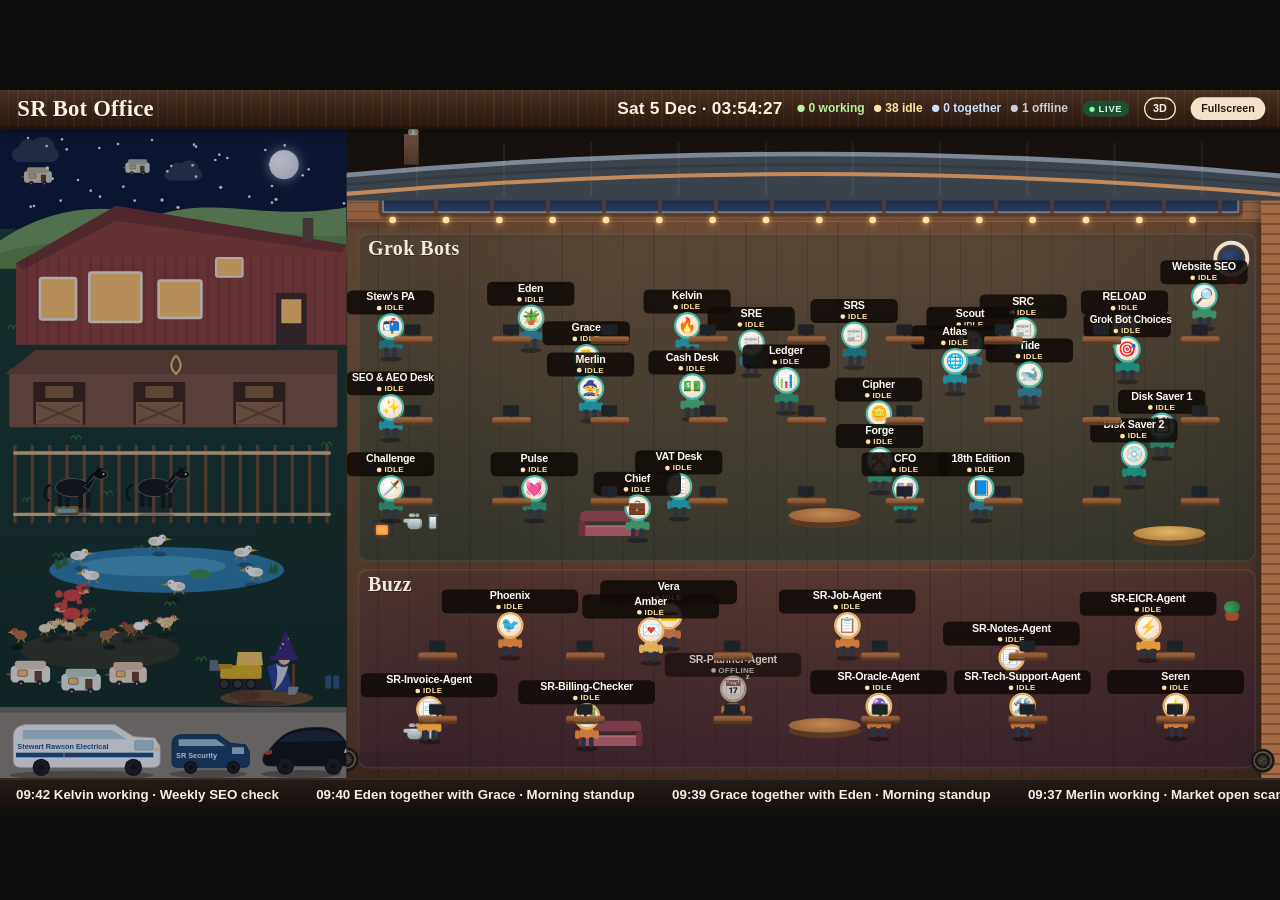
<file: 2d/index.html>
<!DOCTYPE html>
<html lang="en">
<head>
<meta charset="utf-8">
<meta name="viewport" content="width=device-width, initial-scale=1">
<meta name="color-scheme" content="dark">
<meta name="description" content="SR Bot Office — live full-screen view of Stewart Rawson's AI bots for the office TV.">
<title>SR Bot Office</title>
<link rel="icon" href="../favicon.svg" type="image/svg+xml">
<link rel="stylesheet" href="css/office.css">
</head>
<body>
<div id="stage">
  <header id="topbar">
    <h1>SR Bot Office</h1>
    <div id="clock"></div>
    <div id="counts"></div>
    <div id="feed" class="feed">Live</div>
    <a id="flat" href="../">3D</a>
    <button id="fullbtn" type="button">Fullscreen</button>
  </header>
  <div id="scene"></div>
  <footer id="ticker" aria-live="polite">
    <div id="ticker-track" class="ticker-track"></div>
  </footer>
  <div id="demo-flag" hidden>DEMO</div>
  <div id="fps" hidden></div>
</div>
<noscript><p class="noscript">SR Bot Office needs JavaScript enabled.</p></noscript>
<script src="js/office.js"></script>
</body>
</html>
</file>
<file: 2d/css/office.css>
:root {
  --header-h: 58px;
  --ticker-h: 48px;
  --farm-w: 520px;
  --ink: #fff6ea;
  --wood: #3a2418;
}

* { box-sizing: border-box; }

html, body {
  margin: 0;
  height: 100%;
  background: #100e0c;
  overflow: hidden;
  user-select: none;
  -webkit-user-select: none;
}

body.hide-cursor,
body.hide-cursor * {
  cursor: none !important;
}

#stage {
  position: absolute;
  left: 50%;
  top: 50%;
  width: 1920px;
  height: 1080px;
  transform: translate(-50%, -50%) scale(1);
  transform-origin: center center;
  background: #16110e;
  overflow: hidden;
  font-family: Arial, "Nimbus Sans", "Liberation Sans", sans-serif;
  color: var(--ink);
}

#topbar {
  position: absolute;
  z-index: 40;
  top: 0;
  left: 0;
  right: 0;
  height: var(--header-h);
  display: flex;
  align-items: center;
  gap: 22px;
  padding: 0 22px 0 26px;
  background:
    linear-gradient(180deg, rgba(255, 255, 255, 0.07), transparent 42%, rgba(0, 0, 0, 0.28)),
    repeating-linear-gradient(90deg, #3a2418 0 12px, #4a2e1e 12px 14px);
  border-bottom: 3px solid #24160f;
  box-shadow: 0 6px 16px rgba(0, 0, 0, 0.28);
}

#topbar h1 {
  margin: 0;
  font-family: Georgia, "Palatino Linotype", Palatino, serif;
  font-size: 34px;
  font-weight: 700;
  letter-spacing: 0.01em;
  color: #fff6ea;
  text-shadow: 0 2px 0 rgba(0, 0, 0, 0.35);
  white-space: nowrap;
}

#clock {
  margin-left: auto;
  font-size: 26px;
  font-weight: 800;
  font-variant-numeric: tabular-nums;
  letter-spacing: 0.01em;
  color: #fff1dc;
  white-space: nowrap;
}

#counts {
  display: flex;
  gap: 14px;
  align-items: center;
  font-size: 18px;
  font-weight: 800;
  white-space: nowrap;
}

.count {
  display: inline-flex;
  align-items: center;
  gap: 6px;
}

.count i {
  width: 11px;
  height: 11px;
  border-radius: 50%;
  display: inline-block;
  background: currentColor;
}

.count.working { color: #b6f5a0; }
.count.idle { color: #ffe2a8; }
.count.collaborating { color: #c9e0ff; }
.count.offline { color: #d0ccd6; }

.feed {
  font-size: 14px;
  font-weight: 800;
  letter-spacing: 0.08em;
  text-transform: uppercase;
  padding: 4px 10px;
  border-radius: 999px;
  background: #1e4d32;
  color: #d9ffe4;
}

.feed::before {
  content: "";
  display: inline-block;
  width: 8px;
  height: 8px;
  border-radius: 50%;
  margin-right: 6px;
  background: #7dffa8;
  box-shadow: 0 0 0 0 rgba(125, 255, 168, 0.7);
  animation: pulse-dot 1.8s ease-out infinite;
}

.feed.error {
  background: #5a3418;
  color: #ffe0b0;
}

.feed.error::before {
  background: #ffb15a;
  animation: none;
}

.feed.demo {
  background: #e2b325;
  color: #2a1808;
}

.feed.demo::before {
  background: #2a1808;
  animation: none;
}

#fullbtn {
  appearance: none;
  border: 0;
  background: #f3e2c8;
  color: #2a1810;
  font: 800 16px/1 Arial, sans-serif;
  padding: 9px 16px;
  border-radius: 999px;
  cursor: pointer;
}

#fullbtn:hover,
#fullbtn:focus-visible {
  background: #fff;
  outline: none;
}

#demo-flag {
  position: absolute;
  z-index: 36;
  top: 68px;
  right: 18px;
  background: #e2b325;
  color: #2a1808;
  font-weight: 900;
  letter-spacing: 0.14em;
  padding: 6px 12px;
  border-radius: 8px;
  font-size: 18px;
  pointer-events: none;
}

#fps {
  position: absolute;
  z-index: 36;
  left: 12px;
  top: 66px;
  font-size: 14px;
  font-weight: 800;
  color: #fff;
  background: rgba(0, 0, 0, 0.45);
  padding: 2px 6px;
  border-radius: 6px;
}

#scene {
  position: absolute;
  inset: 0;
}

#farm {
  position: absolute;
  left: 0;
  top: var(--header-h);
  width: var(--farm-w);
  bottom: var(--ticker-h);
  overflow: hidden;
  background: linear-gradient(#8ecff0 0 150px, #67a84d 150px, #4d8a3c 100%);
}

.phase-dawn #farm {
  background: linear-gradient(#f3b888 0 150px, #6aaa52 150px, #3f7a38 100%);
}

.phase-dusk #farm {
  background: linear-gradient(#e07a4c 0 70px, #44557a 150px, #3e6b42 150px, #2a4e30 100%);
}

.phase-night #farm {
  background: linear-gradient(#0e1730 0 150px, #1c3b2c 150px, #142a20 100%);
}

#farm::after {
  content: "";
  position: absolute;
  inset: 0;
  pointer-events: none;
  z-index: 6;
}

.phase-night #farm::after { background: rgba(10, 18, 48, 0.3); }
.phase-dusk #farm::after { background: rgba(80, 36, 16, 0.14); }
.phase-dawn #farm::after { background: rgba(255, 160, 80, 0.08); }

#land {
  position: absolute;
  inset: 0;
  z-index: 1;
}

.sky-extras { position: absolute; inset: 0; z-index: 2; pointer-events: none; }

.sun, .moon {
  position: absolute;
  width: 44px;
  height: 44px;
  border-radius: 50%;
}

.sun {
  background: radial-gradient(circle at 35% 35%, #fff8d2, #ffd15c 46%, #f0a020);
  box-shadow: 0 0 26px rgba(255, 210, 80, 0.85);
}

.moon {
  display: none;
  background: radial-gradient(circle at 35% 35%, #fff, #e7ebf4 55%, #c5cde0);
  box-shadow: 0 0 18px rgba(210, 225, 255, 0.65);
}

.phase-night .sun { display: none; }
.phase-night .moon { display: block; }

.stars {
  position: absolute;
  left: 8px;
  top: 10px;
  width: 2px;
  height: 2px;
  opacity: 0;
  border-radius: 50%;
}

.phase-night .stars { opacity: 0.9; }

.cloud {
  position: absolute;
  height: 22px;
  width: 70px;
  background: #fff;
  border-radius: 20px;
  opacity: 0.9;
  animation: drift 70s linear infinite;
}

.cloud::before,
.cloud::after {
  content: "";
  position: absolute;
  background: #fff;
  border-radius: 50%;
}

.cloud::before { width: 28px; height: 28px; left: 10px; top: -12px; }
.cloud::after { width: 36px; height: 32px; left: 28px; top: -16px; }
.cloud.c1 { top: 28px; left: 18px; }
.cloud.c2 { top: 58px; left: 240px; animation-duration: 95s; transform: scale(0.8); opacity: 0.75; }
.phase-night .cloud { opacity: 0.18; background: #c5d0e0; }
.phase-night .cloud::before,
.phase-night .cloud::after { background: #c5d0e0; }
.phase-dusk .cloud { opacity: 0.45; }

#critters { position: absolute; inset: 0; z-index: 4; pointer-events: none; }

.critter { position: absolute; left: 0; top: 0; will-change: transform; }
.critter .shadow {
  height: 8px;
  margin: -3px auto 0;
  background: rgba(0, 0, 0, 0.28);
  border-radius: 50%;
}
.horse .shadow { width: 54px; }
.poodle .shadow { width: 28px; }
.duck .shadow { width: 22px; }
.chicken .shadow { width: 18px; }
.wizard .shadow { width: 70px; }

.glow-win { fill: #d7f1fb; }
.phase-dawn .glow-win { fill: #ffe0bf; }
.phase-dusk .glow-win { fill: #ffb07a; }
.phase-night .glow-win { fill: #ffc56e; }

.horse .leg, .tail, .head-peck, .boom, .bucket, .spade, .cogs {
  transform-box: fill-box;
}

.horse .leg { transform-origin: top center; }
.tail { transform-origin: right center; animation: swish 1.25s ease-in-out infinite; }
.horse.moving .leg.a { animation: step 0.42s linear infinite; }
.horse.moving .leg.b { animation: step 0.42s linear infinite reverse; }
.horse.moving .sprite { animation: bob 0.42s ease-in-out infinite; }

.poodle.moving .sprite { animation: bob 0.16s ease-in-out infinite; }
.duck .sprite { animation: waddle 0.42s ease-in-out infinite; transform-origin: 50% 70%; }
.chicken .head-peck { transform-origin: center; animation: peck 1.7s ease-in-out infinite; }
.chicken.moving .head-peck { animation: none; }

.wizard.dig .spade { transform-origin: 80% 10%; animation: dig 0.7s ease-in-out infinite; }
.wizard.dig .clod { animation: clod 0.8s ease-out infinite; }
.wizard.dig .clod.c2 { animation-delay: 0.15s; }
.wizard.dig .clod.c3 { animation-delay: 0.3s; }
.wizard.drive .spade,
.wizard.drive .clods { opacity: 0; }
.wizard.drive .boom { transform-origin: right center; animation: scoop 1.05s ease-in-out infinite; }
.wizard.drive .bucket { transform-origin: center; animation: bucket 1.05s ease-in-out infinite; }
.wizard.drive .cogs { transform-origin: center; animation: spin 0.35s linear infinite; }
.wizard.drive .person { transform: translate(-46px, 8px); }

#hut {
  position: absolute;
  left: var(--farm-w);
  top: var(--header-h);
  right: 0;
  bottom: var(--ticker-h);
  overflow: hidden;
}

.roof {
  position: absolute;
  z-index: 5;
  left: -26px;
  right: -6px;
  top: 0;
  height: 108px;
  pointer-events: none;
}

.chimney {
  position: absolute;
  z-index: 6;
  left: 86px;
  top: 8px;
  width: 22px;
  height: 46px;
  background: linear-gradient(#6d513f, #4a3428);
  border-radius: 2px 2px 0 0;
}

.chimney i {
  position: absolute;
  left: 6px;
  top: -8px;
  width: 10px;
  height: 10px;
  border-radius: 50%;
  background: rgba(230, 230, 230, 0.55);
  animation: smoke 2.4s ease-out infinite;
}

.chimney i:nth-child(2) { animation-delay: 1.2s; left: 12px; }

.backwall {
  position: absolute;
  left: 0;
  right: 0;
  top: 86px;
  height: 62px;
  background: repeating-linear-gradient(
    to bottom,
    #8d5e40 0 11px,
    #734a30 11px 13px
  );
}

.clerestory {
  position: absolute;
  z-index: 2;
  left: 48px;
  right: 56px;
  top: 96px;
  height: 36px;
  border-radius: 8px;
  border: 5px solid #5a3b26;
  background:
    linear-gradient(#b7e2f6, #d9f3c8);
  box-shadow: inset 0 0 0 3px rgba(255, 248, 230, 0.35), 0 4px 0 rgba(0, 0, 0, 0.15);
}

.phase-dawn .clerestory { background: linear-gradient(#ffd0a8, #ffe6c4); }
.phase-dusk .clerestory { background: linear-gradient(#ffb07a, #6a7898); }
.phase-night .clerestory { background: linear-gradient(#1a2744, #2a3d62); }

.clerestory::after {
  content: "";
  position: absolute;
  inset: 0;
  background: repeating-linear-gradient(
    90deg,
    transparent 0 78px,
    rgba(90, 59, 38, 0.85) 78px 84px
  );
}

.floor {
  position: absolute;
  left: 0;
  right: 0;
  top: 140px;
  bottom: 0;
  background-color: #5a3b2c;
  background-image:
    repeating-linear-gradient(
      90deg,
      rgba(0, 0, 0, 0.13) 0 2px,
      transparent 2px 46px
    ),
    linear-gradient(#6b4a36, #4e3426);
}

.floor::after {
  content: "";
  position: absolute;
  inset: 0;
  background: radial-gradient(ellipse at 50% 30%, transparent 35%, rgba(0, 0, 0, 0.28) 100%);
  pointer-events: none;
}

.wall-right {
  position: absolute;
  z-index: 4;
  top: 100px;
  right: 0;
  bottom: 0;
  width: 28px;
  background: repeating-linear-gradient(
    to bottom,
    #a56b45 0 12px,
    #7d4e30 12px 15px
  );
  box-shadow: -6px 0 12px rgba(0, 0, 0, 0.25);
}

.porthole {
  position: absolute;
  z-index: 5;
  right: 46px;
  top: 168px;
  width: 54px;
  height: 54px;
  border-radius: 50%;
  border: 6px solid #efe2cf;
  background: radial-gradient(circle at 40% 40%, #d7f3ff, #8ec4de);
  box-shadow: inset 0 0 0 3px #5a3b26, 0 3px 0 rgba(0, 0, 0, 0.25);
}

.phase-night .porthole { background: radial-gradient(circle at 40% 40%, #31486e, #18243c); }
.phase-dusk .porthole { background: radial-gradient(circle at 40% 40%, #ffc09a, #6a5a78); }

.daylight {
  position: absolute;
  z-index: 1;
  left: 0;
  top: 150px;
  bottom: 40px;
  width: 220px;
  background: linear-gradient(90deg, rgba(255, 236, 190, 0.16), transparent 80%);
  pointer-events: none;
}

.phase-night .daylight { opacity: 0.25; }

.lights {
  position: absolute;
  z-index: 6;
  left: 36px;
  right: 40px;
  top: 132px;
  height: 18px;
  pointer-events: none;
}

.lights i {
  position: absolute;
  top: 0;
  width: 10px;
  height: 10px;
  border-radius: 50%;
  background: #ffe1a4;
  box-shadow: 0 8px 12px rgba(255, 190, 90, 0.35), 0 0 8px rgba(255, 210, 130, 0.9);
  animation: bulb 2.8s ease-in-out infinite;
}

.wheel {
  position: absolute;
  z-index: 6;
  width: 36px;
  height: 36px;
  border-radius: 50%;
  background:
    radial-gradient(circle at 50% 50%, transparent 0 7px, #1a1a1a 8px 11px, transparent 12px),
    repeating-conic-gradient(#2a2a2a 0 18deg, #4a4038 18deg 36deg);
  border: 4px solid #1a1a1a;
  box-shadow: inset 0 0 0 2px #6a5a48;
}

.wheel.w1 { left: -18px; bottom: 10px; }
.wheel.w2 { right: 8px; bottom: 8px; }

#zones, #folk, #links {
  position: absolute;
  inset: 0;
  pointer-events: none;
}

#zones { z-index: 3; }
#links { z-index: 4; overflow: visible; }
#folk { z-index: 5; }

.zone {
  position: absolute;
  border-radius: 16px;
  box-shadow: inset 0 0 0 3px rgba(255, 236, 210, 0.08);
}

.zone.team-grok {
  background: linear-gradient(180deg, rgba(18, 58, 56, 0.2), rgba(14, 48, 46, 0.45));
}

.zone.team-buzz {
  background: linear-gradient(180deg, rgba(62, 32, 68, 0.18), rgba(48, 24, 58, 0.42));
}

.zone h2 {
  position: absolute;
  top: 6px;
  left: 16px;
  margin: 0;
  font-family: Georgia, Palatino, serif;
  font-size: 30px;
  font-weight: 700;
  letter-spacing: 0.02em;
  color: rgba(255, 246, 234, 0.95);
  text-shadow: 0 2px 0 rgba(0, 0, 0, 0.35);
}

.prop { position: absolute; z-index: 2; }

.kettle {
  width: 46px;
  height: 36px;
}

.kettle .pot {
  position: absolute;
  left: 6px;
  bottom: 0;
  width: 22px;
  height: 16px;
  background: linear-gradient(#d7dde2, #8e99a3);
  border-radius: 4px 4px 7px 7px;
  box-shadow: inset -3px 0 0 rgba(0, 0, 0, 0.15);
}

.kettle .handle {
  position: absolute;
  right: 0;
  bottom: 4px;
  width: 8px;
  height: 12px;
  border: 3px solid #9aa3ab;
  border-left: 0;
  border-radius: 0 8px 8px 0;
}

.kettle .spout {
  position: absolute;
  left: 0;
  bottom: 10px;
  width: 10px;
  height: 6px;
  background: #b7c0c7;
  border-radius: 4px 0 0 4px;
}

.kettle .steam i {
  position: absolute;
  left: 12px;
  bottom: 18px;
  width: 6px;
  height: 6px;
  border-radius: 50%;
  background: rgba(255, 255, 255, 0.55);
  animation: steam 1.6s ease-out infinite;
}

.kettle .steam i:nth-child(2) { left: 18px; animation-delay: 0.4s; }
.kettle .steam i:nth-child(3) { left: 8px; animation-delay: 0.8s; }

.cafetiere {
  position: absolute;
  left: 38px;
  bottom: 0;
  width: 12px;
  height: 20px;
  background: linear-gradient(#f4f7f8, #9eb0b8);
  border-radius: 2px 2px 3px 3px;
  border: 1px solid #607078;
}

.cafetiere::before {
  content: "";
  position: absolute;
  left: -2px;
  top: -4px;
  width: 16px;
  height: 4px;
  background: #4a5558;
  border-radius: 2px;
}

.sofa {
  width: 92px;
  height: 38px;
}

.sofa .back {
  position: absolute;
  left: 0;
  right: 0;
  top: 0;
  height: 16px;
  background: #7c3d4a;
  border-radius: 8px 8px 3px 3px;
}

.sofa .seat {
  position: absolute;
  left: 4px;
  right: 4px;
  bottom: 0;
  height: 16px;
  background: #9a5160;
  border-radius: 4px 4px 6px 6px;
  box-shadow: inset 0 3px 0 rgba(255, 255, 255, 0.15);
}

.sofa .arm {
  position: absolute;
  bottom: 0;
  width: 10px;
  height: 22px;
  background: #6a303c;
  border-radius: 4px;
}

.sofa .arm.l { left: -2px; }
.sofa .arm.r { right: -2px; }

.table {
  width: 108px;
  height: 48px;
}

.table .top {
  position: absolute;
  left: 0;
  right: 0;
  top: 6px;
  height: 22px;
  background: radial-gradient(ellipse at 50% 40%, #c48a52, #8a5530);
  border-radius: 50%;
  box-shadow: 0 8px 0 #5c3a22;
}

.table.shared .top {
  background: radial-gradient(ellipse at 50% 40%, #e0b56a, #a87430);
}

.plant {
  width: 28px;
  height: 34px;
}

.plant .pot {
  position: absolute;
  left: 4px;
  bottom: 0;
  width: 20px;
  height: 12px;
  background: #a34b32;
  border-radius: 0 0 6px 6px;
}

.plant .leaf {
  position: absolute;
  left: 2px;
  bottom: 10px;
  width: 24px;
  height: 20px;
  background: radial-gradient(circle at 30% 60%, #3e9a52, #1d6b38);
  border-radius: 50% 50% 50% 10px;
}

.stove {
  width: 36px;
  height: 32px;
}

.stove .body {
  position: absolute;
  left: 2px;
  bottom: 0;
  width: 32px;
  height: 26px;
  background: #2c2e30;
  border-radius: 4px 4px 2px 2px;
}

.stove .door {
  position: absolute;
  left: 8px;
  bottom: 4px;
  width: 18px;
  height: 14px;
  border-radius: 2px;
  background: #ffb15a;
  box-shadow: inset 0 0 6px #ff7a1a, 0 0 8px rgba(255, 140, 40, 0.7);
  animation: fire 0.8s ease-in-out infinite;
}

.desk {
  position: absolute;
  left: 0;
  top: 0;
  width: 58px;
  height: 30px;
}

.desk .mon {
  position: absolute;
  left: 16px;
  bottom: 10px;
  width: 24px;
  height: 16px;
  background: #1b242c;
  border: 2px solid #2a2118;
  border-radius: 2px;
}

.desk .mon::after {
  content: "";
  position: absolute;
  left: 9px;
  bottom: -6px;
  width: 4px;
  height: 6px;
  background: #2a2118;
}

.desk.active .mon {
  background: linear-gradient(#b9f6ff, #6fd0e8);
  box-shadow: 0 0 10px rgba(120, 220, 255, 0.85);
}

.desk .top {
  position: absolute;
  left: 0;
  right: 0;
  bottom: 0;
  height: 8px;
  background: linear-gradient(#a86b42, #7a4c2c);
  border-radius: 3px 3px 2px 2px;
  box-shadow: 0 4px 0 #5a3822;
}

.actor {
  position: absolute;
  left: 0;
  top: 0;
  width: var(--plate, 140px);
  text-align: center;
}

.bubble {
  position: absolute;
  left: 50%;
  bottom: calc(100% - 2px);
  transform: translateX(-50%);
  background: #fff8ee;
  color: #2a2118;
  font-size: 14px;
  font-weight: 800;
  line-height: 1.2;
  padding: 4px 8px 5px;
  border-radius: 10px;
  max-width: var(--plate, 160px);
  box-shadow: 0 3px 0 rgba(0, 0, 0, 0.18);
  z-index: 2;
}

.bubble::after {
  content: "";
  position: absolute;
  left: 50%;
  bottom: -6px;
  margin-left: -6px;
  border: 6px solid transparent;
  border-top-color: #fff8ee;
  border-bottom: 0;
}

.bubble[hidden] { display: none !important; }

.plate {
  display: flex;
  flex-direction: column;
  align-items: center;
  gap: 0;
  width: 100%;
  padding: 2px 6px 3px;
  border-radius: 8px;
  background: rgba(16, 11, 8, 0.88);
  margin: 0 auto 1px;
}

.name {
  font-size: 16px;
  font-weight: 800;
  color: #fffaf3;
  line-height: 1.05;
  letter-spacing: -0.02em;
  max-width: 100%;
  white-space: nowrap;
  transform-origin: center center;
}

.st {
  font-size: 12px;
  font-weight: 800;
  letter-spacing: 0.04em;
  text-transform: uppercase;
  white-space: nowrap;
}

.st::before {
  content: "";
  display: inline-block;
  width: 7px;
  height: 7px;
  margin-right: 4px;
  border-radius: 50%;
  background: currentColor;
  vertical-align: 0;
}

.st.working { color: #b6f5a0; }
.st.idle { color: #ffe2a8; }
.st.collaborating { color: #c9e0ff; }
.st.offline { color: #d0ccd6; }

.fig {
  position: relative;
  width: 48px;
  height: 64px;
  margin: 0 auto;
}

.head {
  width: 34px;
  height: 34px;
  margin: 0 auto;
  border-radius: 50%;
  display: grid;
  place-items: center;
  font-size: 22px;
  line-height: 1;
  background: radial-gradient(circle at 40% 35%, #fff, #f3e4d2 62%, #e6d2ba);
  box-shadow: 0 0 0 3px var(--ring, #3dbea8), 0 2px 0 rgba(0, 0, 0, 0.25);
  position: relative;
  z-index: 1;
}

.flip { position: absolute; left: 0; right: 0; top: 28px; height: 36px; }

.torso {
  width: 24px;
  height: 16px;
  margin: 6px auto 0;
  border-radius: 8px 8px 6px 6px;
  background: var(--sweater, #2a9d8f);
}

.fig .arm {
  position: absolute;
  top: 10px;
  width: 7px;
  height: 13px;
  border-radius: 4px;
  background: var(--sweater, #2a9d8f);
  transform-origin: top center;
}

.fig .arm.a { left: 6px; }
.fig .arm.b { right: 6px; }

.fig .leg {
  position: absolute;
  top: 20px;
  width: 7px;
  height: 16px;
  border-radius: 4px;
  background: #2c3340;
  transform-origin: top center;
}

.fig .leg.a { left: 14px; }
.fig .leg.b { left: 26px; }

.actor .shadow {
  width: 32px;
  height: 8px;
  margin: -2px auto 0;
  background: rgba(0, 0, 0, 0.35);
  border-radius: 50%;
}

.actor.walking .fig { animation: bob 0.32s ease-in-out infinite; }
.actor.walking .fig .leg.a { animation: step 0.32s linear infinite; }
.actor.walking .fig .leg.b { animation: step 0.32s linear infinite reverse; }

.actor.sitting .fig { animation: breathe 2.6s ease-in-out infinite; }
.actor.sitting .fig .leg.a { transform: rotate(74deg); height: 10px; }
.actor.sitting .fig .leg.b { transform: rotate(-74deg); height: 10px; }
.actor.sitting .flip { top: 32px; }

.actor.typing .arm.a { animation: type 0.16s ease-in-out infinite; }
.actor.typing .arm.b { animation: type 0.16s ease-in-out infinite reverse; }

.actor.offline { opacity: 0.72; }
.actor.offline .head { filter: grayscale(0.75); }
.actor.offline .head::after {
  content: "z";
  position: absolute;
  right: -8px;
  top: -8px;
  font-size: 13px;
  font-weight: 800;
  color: #e4def0;
  font-family: Georgia, serif;
}

.actor.flash .plate { animation: flash 0.55s ease-in-out 3; }

.link {
  fill: none;
  stroke: #ffe7b0;
  stroke-width: 4;
  stroke-linecap: round;
  stroke-dasharray: 8 7;
  filter: drop-shadow(0 1px 0 rgba(0, 0, 0, 0.45));
  animation: march 0.8s linear infinite;
}

#ticker {
  position: absolute;
  z-index: 40;
  left: 0;
  right: 0;
  bottom: 0;
  height: var(--ticker-h);
  display: flex;
  align-items: center;
  overflow: hidden;
  background:
    linear-gradient(180deg, rgba(255, 255, 255, 0.04), rgba(0, 0, 0, 0.2)),
    #1a120e;
  border-top: 3px solid #3a2a20;
  color: #f6efe4;
  font-size: 20px;
  font-weight: 750;
  font-weight: 700;
}

.ticker-track {
  display: flex;
  gap: 56px;
  white-space: nowrap;
  padding-left: 24px;
  animation: ticker 42s linear infinite;
}

.tick { white-space: nowrap; }

.fatal, .noscript {
  position: absolute;
  z-index: 50;
  left: 50%;
  top: 46%;
  transform: translate(-50%, -50%);
  background: #2a1810;
  color: #fff6ea;
  padding: 18px 22px;
  border-radius: 12px;
  font-size: 22px;
}

@keyframes step {
  0%, 100% { transform: rotate(26deg); }
  50% { transform: rotate(-26deg); }
}

@keyframes bob {
  0%, 100% { transform: translateY(0); }
  50% { transform: translateY(-3px); }
}

@keyframes breathe {
  0%, 100% { transform: translateY(0); }
  50% { transform: translateY(-1.5px); }
}

@keyframes type {
  0%, 100% { transform: rotate(18deg); }
  50% { transform: rotate(58deg); }
}

@keyframes swish {
  0%, 100% { transform: rotate(10deg); }
  50% { transform: rotate(-16deg); }
}

@keyframes waddle {
  0%, 100% { transform: rotate(-8deg); }
  50% { transform: rotate(8deg); }
}

@keyframes peck {
  0%, 55%, 100% { transform: rotate(0deg); }
  72% { transform: rotate(32deg); }
}

@keyframes steam {
  0% { transform: translateY(0) scale(0.7); opacity: 0; }
  20% { opacity: 0.7; }
  100% { transform: translateY(-16px) scale(1.3); opacity: 0; }
}

@keyframes smoke {
  0% { transform: translate(0, 0) scale(0.5); opacity: 0.15; }
  30% { opacity: 0.55; }
  100% { transform: translate(12px, -26px) scale(1.4); opacity: 0; }
}

@keyframes dig {
  0%, 100% { transform: rotate(-16deg); }
  50% { transform: rotate(28deg); }
}

@keyframes scoop {
  0%, 100% { transform: rotate(-18deg); }
  50% { transform: rotate(16deg); }
}

@keyframes bucket {
  0%, 100% { transform: rotate(8deg); }
  50% { transform: rotate(-36deg); }
}

@keyframes spin { to { transform: rotate(360deg); } }

@keyframes clod {
  0% { transform: translate(0, 0); opacity: 0; }
  25% { opacity: 1; }
  100% { transform: translate(10px, -18px); opacity: 0; }
}

@keyframes drift {
  from { transform: translateX(0); }
  to { transform: translateX(220px); }
}

@keyframes bulb {
  0%, 100% { opacity: 0.8; }
  50% { opacity: 1; }
}

@keyframes fire {
  0%, 100% { opacity: 0.85; }
  50% { opacity: 1; }
}

@keyframes march { to { stroke-dashoffset: -30; } }

@keyframes ticker {
  from { transform: translateX(0); }
  to { transform: translateX(-50%); }
}

@keyframes flash {
  50% { box-shadow: 0 0 0 3px #ffe1a8; }
}

@keyframes pulse-dot {
  70% { box-shadow: 0 0 0 6px rgba(125, 255, 168, 0); }
  100% { box-shadow: 0 0 0 0 rgba(125, 255, 168, 0); }
}

#flat{color:#fff6ea;font-weight:800;font-size:16px;text-decoration:none;border:2px solid #f3e2c8;border-radius:999px;padding:6px 12px}
#flat:hover{background:#f3e2c8;color:#2a1810}
</file>
